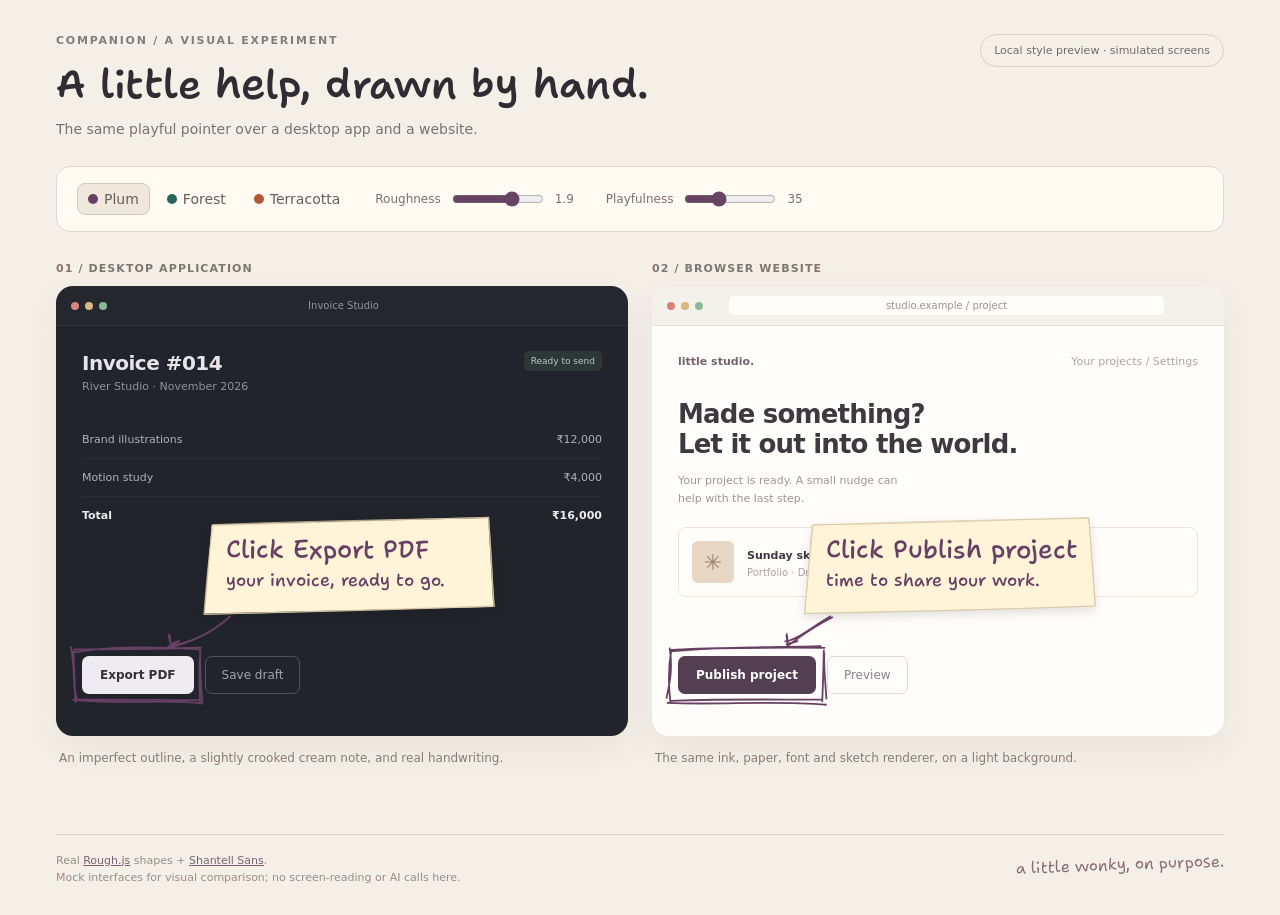
<file: work/companion-style-preview/index.html>
<!doctype html>
<html lang="en">
<meta charset="utf-8">
<meta name="viewport" content="width=device-width,initial-scale=1">
<title>Companion · Sketch style preview</title>
<style>
@font-face{font-family:Shantell;src:url('./assets/ShantellSans.ttf') format('truetype');font-weight:300 800;font-display:swap}
*{box-sizing:border-box}body{margin:0;background:#f4f0e8;color:#302c34;font:14px -apple-system,BlinkMacSystemFont,system-ui,sans-serif}.shell{max-width:1240px;margin:auto;padding:34px 36px 28px}.eyebrow{font-size:11px;letter-spacing:.16em;font-weight:700;color:#857c79;text-transform:uppercase}.head{display:flex;justify-content:space-between;gap:20px;align-items:start}h1{font-family:Shantell,sans-serif;font-variation-settings:'INFM' 75,'BNCE' 14;font-size:40px;line-height:1.2;font-weight:550;margin:13px 0 10px}p{color:#79716f;margin:0;line-height:1.6}.pill{border:1px solid #d8cec3;border-radius:99px;padding:9px 13px;font-size:11px;color:#756a68;white-space:nowrap}.controls{display:flex;gap:24px;flex-wrap:wrap;align-items:center;margin:26px 0 30px;padding:16px 20px;border:1px solid #e1d8cb;border-radius:14px;background:#fffaf2}.swatches{display:flex;gap:6px}.swatch{border:1px solid transparent;background:transparent;border-radius:8px;padding:7px 10px;color:#655e5b;font:inherit;cursor:pointer}.swatch.active{border-color:#d7c7bc;background:#f0e8dc}.swatch i{display:inline-block;width:10px;height:10px;background:var(--c);border-radius:50%;margin-right:6px}label{display:flex;align-items:center;gap:9px;font-size:12px;color:#7c716b}input{width:92px;accent-color:#674464}output{min-width:27px;font-variant-numeric:tabular-nums}.grid{display:grid;grid-template-columns:1fr 1fr;gap:24px}.label{margin-bottom:11px;color:#817570;font-size:11px;font-weight:650;letter-spacing:.1em;text-transform:uppercase}.scene{height:450px;position:relative;overflow:hidden;border-radius:17px;box-shadow:0 12px 35px #392b2010}.desktop{background:#22242c;color:#e7e5e9}.chrome{height:40px;display:flex;align-items:center;gap:6px;padding:0 15px;border-bottom:1px solid #ffffff10;background:#ffffff03}.dot{width:8px;height:8px;border-radius:50%;background:#73727a}.dot:first-child{background:#db837a}.dot:nth-child(2){background:#dab77c}.dot:nth-child(3){background:#89b896}.window-title{font-size:10px;color:#95949f;text-align:center;flex:1;padding-right:39px}.content{padding:25px 26px}.invoice-title{font-size:20px;letter-spacing:-.5px;font-weight:600;margin-bottom:5px}.subtle{font-size:11px;color:#92909c}.invoice-head{display:flex;justify-content:space-between;align-items:start}.status-tag{border-radius:5px;color:#b7c9bb;background:#435f4e55;padding:5px 7px;font-size:9px}.fake-table{margin-top:28px;font-size:11px;color:#b2afbc}.tr{display:flex;justify-content:space-between;padding:12px 0;border-bottom:1px solid #ffffff0c}.tr.total{color:#eeecf0;font-weight:600;border:0}.actions{display:flex;gap:11px;position:absolute;bottom:42px;left:26px}.target{font:600 12px system-ui;border-radius:7px;padding:12px 18px;border:0;cursor:pointer}.desktop .target{background:#eeebf1;color:#323039}.secondary{border:1px solid #53515d;border-radius:7px;background:transparent;color:#a7a3af;padding:10px 16px;font:12px system-ui;cursor:pointer}.browser{background:#fffdfa;color:#3e3940}.browser .chrome{background:#f4f0eb;border-color:#e5e0d8}.browser .window-title{background:#fffdfa;padding:4px;border-radius:5px;margin:0 45px 0 20px;color:#9d9290}.site-nav{display:flex;justify-content:space-between;font-size:11px;font-weight:650;color:#766371;margin:4px 0 32px}.site-nav span:last-child{font-weight:400;color:#b0a2a7}.web-title{font-size:26px;font-weight:600;line-height:1.15;letter-spacing:-.8px}.web-sub{margin-top:12px;color:#9f9598;font-size:11px;width:220px;line-height:1.6}.web-card{margin-top:20px;display:flex;gap:13px;align-items:center;border:1px solid #ece3dc;border-radius:8px;padding:13px}.web-thumb{width:42px;height:42px;background:#e7d7c4;border-radius:6px;display:grid;place-items:center;color:#a1856a;font-size:22px}.web-card strong{font-size:11px}.web-card small{font-size:10px;display:block;color:#b0a0a2;margin-top:5px}.browser .target{background:#543e51;color:white}.browser .secondary{border-color:#e2d8dc;color:#8f808a}.overlay{position:absolute;inset:0;width:100%;height:100%;pointer-events:none;z-index:2}.note-text{font-family:Shantell,sans-serif;fill:var(--ink);font-variation-settings:'INFM' var(--informal),'BNCE' 16,'wght' 500;font-size:25px}.note-sub{font-size:17px}.caption{padding:13px 3px;color:#8a7e78;font-size:12px;line-height:1.6}.foot{display:flex;justify-content:space-between;gap:20px;border-top:1px solid #ded6cb;margin-top:24px;padding-top:17px;color:#9a8c82;font-size:11px;line-height:1.6}.foot a{color:#796175}.live-result{height:19px;margin-top:9px;font-size:11px;color:#8e746b}.theme-note{font-family:Shantell,sans-serif;font-size:16px;font-variation-settings:'INFM' 80,'BNCE' 15;color:#8a6d72;transform:rotate(-2deg)}@media(max-width:850px){.grid{grid-template-columns:1fr}.shell{padding:24px 18px}h1{font-size:32px}.controls{gap:13px}.head .pill{display:none}.foot{flex-direction:column}}
</style>
<body>
<main class="shell">
  <div class="head"><div><div class="eyebrow">Companion / a visual experiment</div><h1>A little help, drawn by hand.</h1><p>The same playful pointer over a desktop app and a website.</p></div><span class="pill">Local style preview · simulated screens</span></div>
  <div class="controls" aria-label="Style controls">
    <div class="swatches"><button class="swatch active" data-ink="#674064" style="--c:#674064"><i></i>Plum</button><button class="swatch" data-ink="#28665b" style="--c:#28665b"><i></i>Forest</button><button class="swatch" data-ink="#b55732" style="--c:#b55732"><i></i>Terracotta</button></div>
    <label>Roughness <input id="roughness" type="range" min="0.4" max="2.6" value="1.9" step="0.1"><output for="roughness" id="rough-value">1.9</output></label>
    <label>Playfulness <input id="informality" type="range" min="0" max="100" value="35"><output for="informality" id="informal-value">35</output></label>
  </div>
  <div class="grid">
    <section><div class="label">01 / Desktop application</div><div class="scene desktop" id="desktop-scene">
      <div class="chrome"><i class="dot"></i><i class="dot"></i><i class="dot"></i><span class="window-title">Invoice Studio</span></div>
      <div class="content"><div class="invoice-head"><div><div class="invoice-title">Invoice #014</div><div class="subtle">River Studio · November 2026</div></div><span class="status-tag">Ready to send</span></div>
      <div class="fake-table"><div class="tr"><span>Brand illustrations</span><span>₹12,000</span></div><div class="tr"><span>Motion study</span><span>₹4,000</span></div><div class="tr total"><span>Total</span><span>₹16,000</span></div></div></div>
      <div class="actions"><button class="target" id="export-target">Export PDF</button><button class="secondary">Save draft</button></div><svg class="overlay" aria-hidden="true"></svg>
    </div><div class="caption">An imperfect outline, a slightly crooked cream note, and real handwriting.</div></section>
    <section><div class="label">02 / Browser website</div><div class="scene browser" id="browser-scene">
      <div class="chrome"><i class="dot"></i><i class="dot"></i><i class="dot"></i><span class="window-title">studio.example / project</span></div>
      <div class="content"><div class="site-nav"><span>little studio.</span><span>Your projects / Settings</span></div><div class="web-title">Made something?<br>Let it out into the world.</div><div class="web-sub">Your project is ready. A small nudge can help with the last step.</div><div class="web-card"><div class="web-thumb">✳</div><div><strong>Sunday sketches</strong><small>Portfolio · Draft</small></div></div></div>
      <div class="actions"><button class="target" id="publish-target">Publish project</button><button class="secondary">Preview</button></div><svg class="overlay" aria-hidden="true"></svg>
    </div><div class="caption">The same ink, paper, font and sketch renderer, on a light background.</div></section>
  </div>
  <div class="live-result" id="result" role="status"></div>
  <div class="foot"><span>Real <a href="https://roughjs.com/">Rough.js</a> shapes + <a href="https://shantellsans.com/">Shantell Sans</a>.<br>Mock interfaces for visual comparison; no screen-reading or AI calls here.</span><span class="theme-note">a little wonky, on purpose.</span></div>
</main>
<script src="assets/rough.js"></script>
<script>
let ink='#674064';
const settingsKey='companion-sketch-style-v1';
const colorNames={'#674064':'Plum','#28665b':'Forest','#b55732':'Terracotta'};
function currentStyle(){return {ink,ink_name:colorNames[ink],roughness:Number(document.getElementById('roughness').value),playfulness:Number(document.getElementById('informality').value)}}
function persistStyle(){
 const settings=currentStyle();
 try{localStorage.setItem(settingsKey,JSON.stringify(settings))}catch(error){/* File defaults still work when browser storage is unavailable. */}
 const hash=new URLSearchParams({ink:settings.ink_name.toLowerCase(),roughness:String(settings.roughness),playfulness:String(settings.playfulness)});
 history.replaceState(null,'','#'+hash.toString());
}
function restoreStyle(){
 let saved=null;
 try{saved=JSON.parse(localStorage.getItem(settingsKey))}catch(error){}
 const hash=new URLSearchParams(location.hash.slice(1));
 if(hash.has('ink')){
   const match=Object.entries(colorNames).find(([hex,name])=>name.toLowerCase()===hash.get('ink'));
   saved={ink:match?match[0]:'#674064',roughness:Number(hash.get('roughness')),playfulness:Number(hash.get('playfulness'))};
 }
 if(saved && Object.hasOwn(colorNames,saved.ink) && Number.isFinite(saved.roughness) && saved.roughness>=0.4 && saved.roughness<=2.6 && Number.isInteger(saved.playfulness) && saved.playfulness>=0 && saved.playfulness<=100){
   ink=saved.ink;
   document.getElementById('roughness').value=String(saved.roughness);
   document.getElementById('informality').value=String(saved.playfulness);
 }
 document.getElementById('rough-value').value=document.getElementById('roughness').value;
 document.getElementById('informal-value').value=document.getElementById('informality').value;
 document.querySelectorAll('.swatch').forEach(b=>b.classList.toggle('active',b.dataset.ink===ink));
}
restoreStyle();

const ns='http://www.w3.org/2000/svg';
function text(svg,x,y,words,klass){const t=document.createElementNS(ns,'text');t.setAttribute('x',x);t.setAttribute('y',y);t.setAttribute('class',klass);t.textContent=words;svg.append(t)}
function annotate(sceneId,targetId,title,subtitle,seed){
 const scene=document.getElementById(sceneId),svg=scene.querySelector('svg'),button=document.getElementById(targetId);svg.replaceChildren();
 const base=scene.getBoundingClientRect(),rect=button.getBoundingClientRect();const x=rect.left-base.left,y=rect.top-base.top,w=rect.width,h=rect.height;
 svg.setAttribute('viewBox',`0 0 ${base.width} ${base.height}`);svg.style.setProperty('--ink',ink);svg.style.setProperty('--informal',document.getElementById('informality').value);
 const r=rough.svg(svg),roughness=Number(document.getElementById('roughness').value),style={stroke:ink,strokeWidth:1.8,roughness,seed};
 svg.append(r.rectangle(x-8,y-7,w+16,h+14,{...style,fill:'none'}));
 const nw=Math.min(286,base.width-82),nh=91,nx=Math.min(base.width-nw-22,x+Math.min(w+14,130)),ny=y-135;
 const note=r.polygon([[nx+5,ny+4],[nx+nw-5,ny-3],[nx+nw+1,ny+nh-6],[nx-3,ny+nh+2]],{stroke:'#d9c8a6',strokeWidth:.8,fill:'#fff4d8',fillStyle:'solid',roughness:.65,seed:seed+1});note.style.filter='drop-shadow(0 4px 5px #0000001d)';svg.append(note);
 text(svg,nx+18,ny+37,title,'note-text');text(svg,nx+18,ny+65,subtitle,'note-text note-sub');
 const ax=nx+23,ay=ny+nh+4,ex=x+w*.8,ey=y-12;
 svg.append(r.path(`M ${ax} ${ay} Q ${ax-30} ${ay+23} ${ex} ${ey}`,{...style,seed:seed+2}));
 svg.append(r.line(ex-2,ey-9,ex,ey,{...style,seed:seed+3}));svg.append(r.line(ex+9,ey-3,ex,ey,{...style,seed:seed+4}));
}
function draw(){persistStyle();annotate('desktop-scene','export-target','Click Export PDF','your invoice, ready to go.',31);annotate('browser-scene','publish-target','Click Publish project','time to share your work.',47);window.previewReady=true;}
document.querySelectorAll('.swatch').forEach(b=>b.addEventListener('click',()=>{ink=b.dataset.ink;document.querySelectorAll('.swatch').forEach(x=>x.classList.toggle('active',x===b));draw()}));
document.getElementById('roughness').addEventListener('input',e=>{document.getElementById('rough-value').value=e.target.value;draw()});
document.getElementById('informality').addEventListener('input',e=>{document.getElementById('informal-value').value=e.target.value;draw()});
document.querySelectorAll('.target').forEach(b=>b.addEventListener('click',()=>document.getElementById('result').textContent=`${b.textContent} received the click through the annotation. Preview only.`));
document.fonts.ready.then(draw);window.addEventListener('resize',draw);
window.addEventListener('hashchange',()=>{restoreStyle();draw()});
</script>
</body></html>
</file>
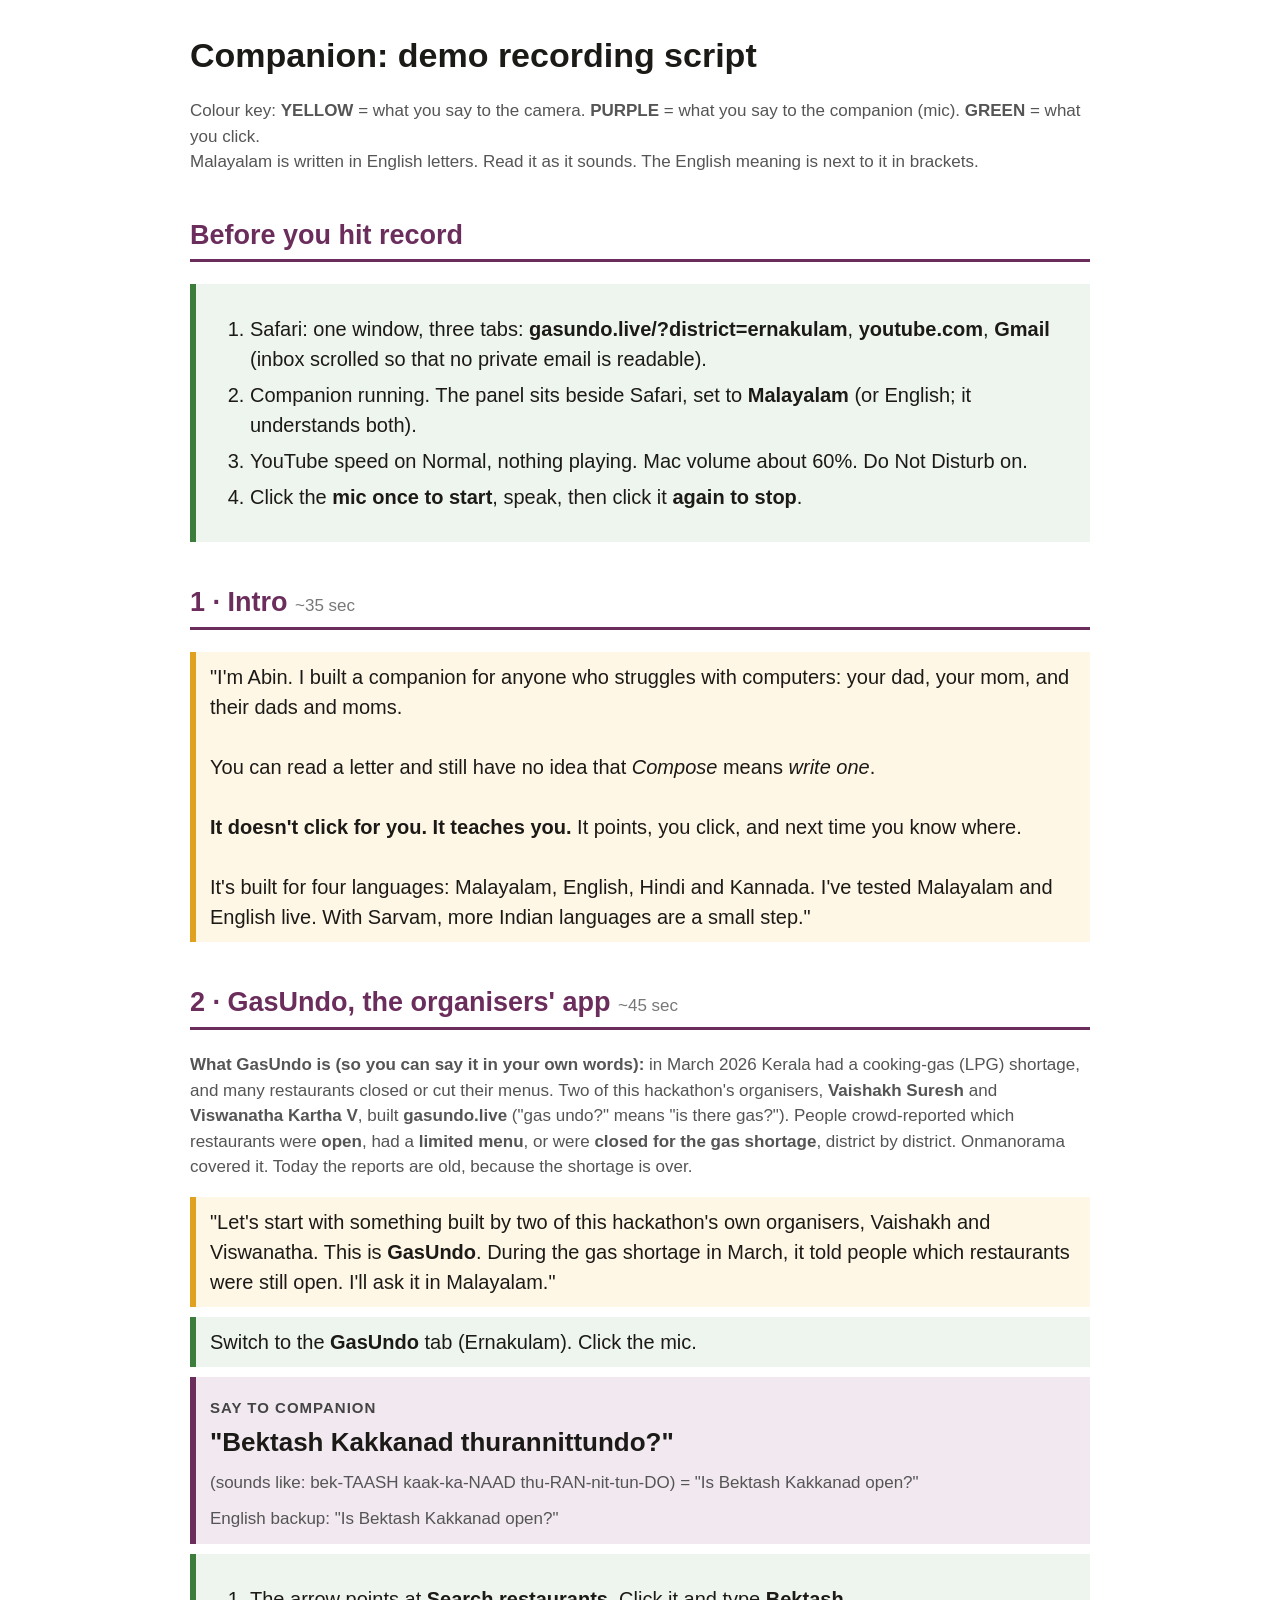
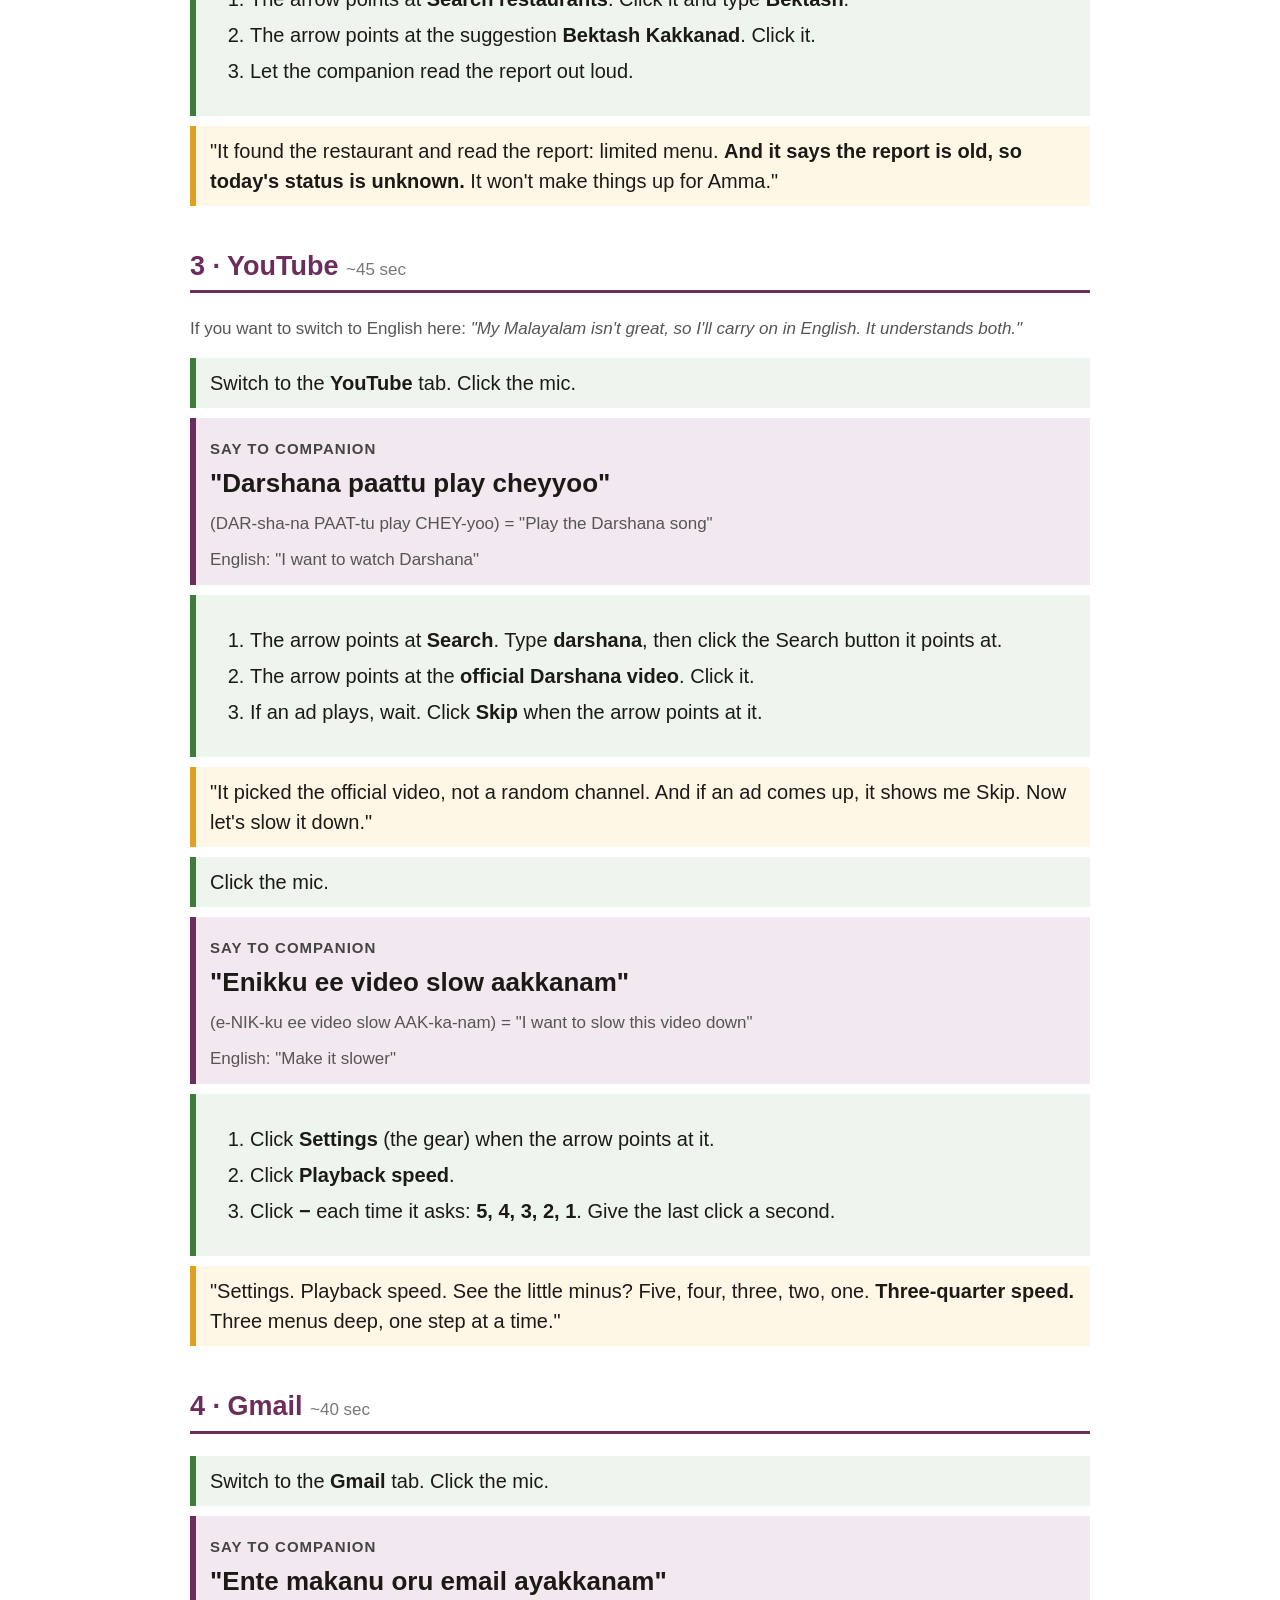
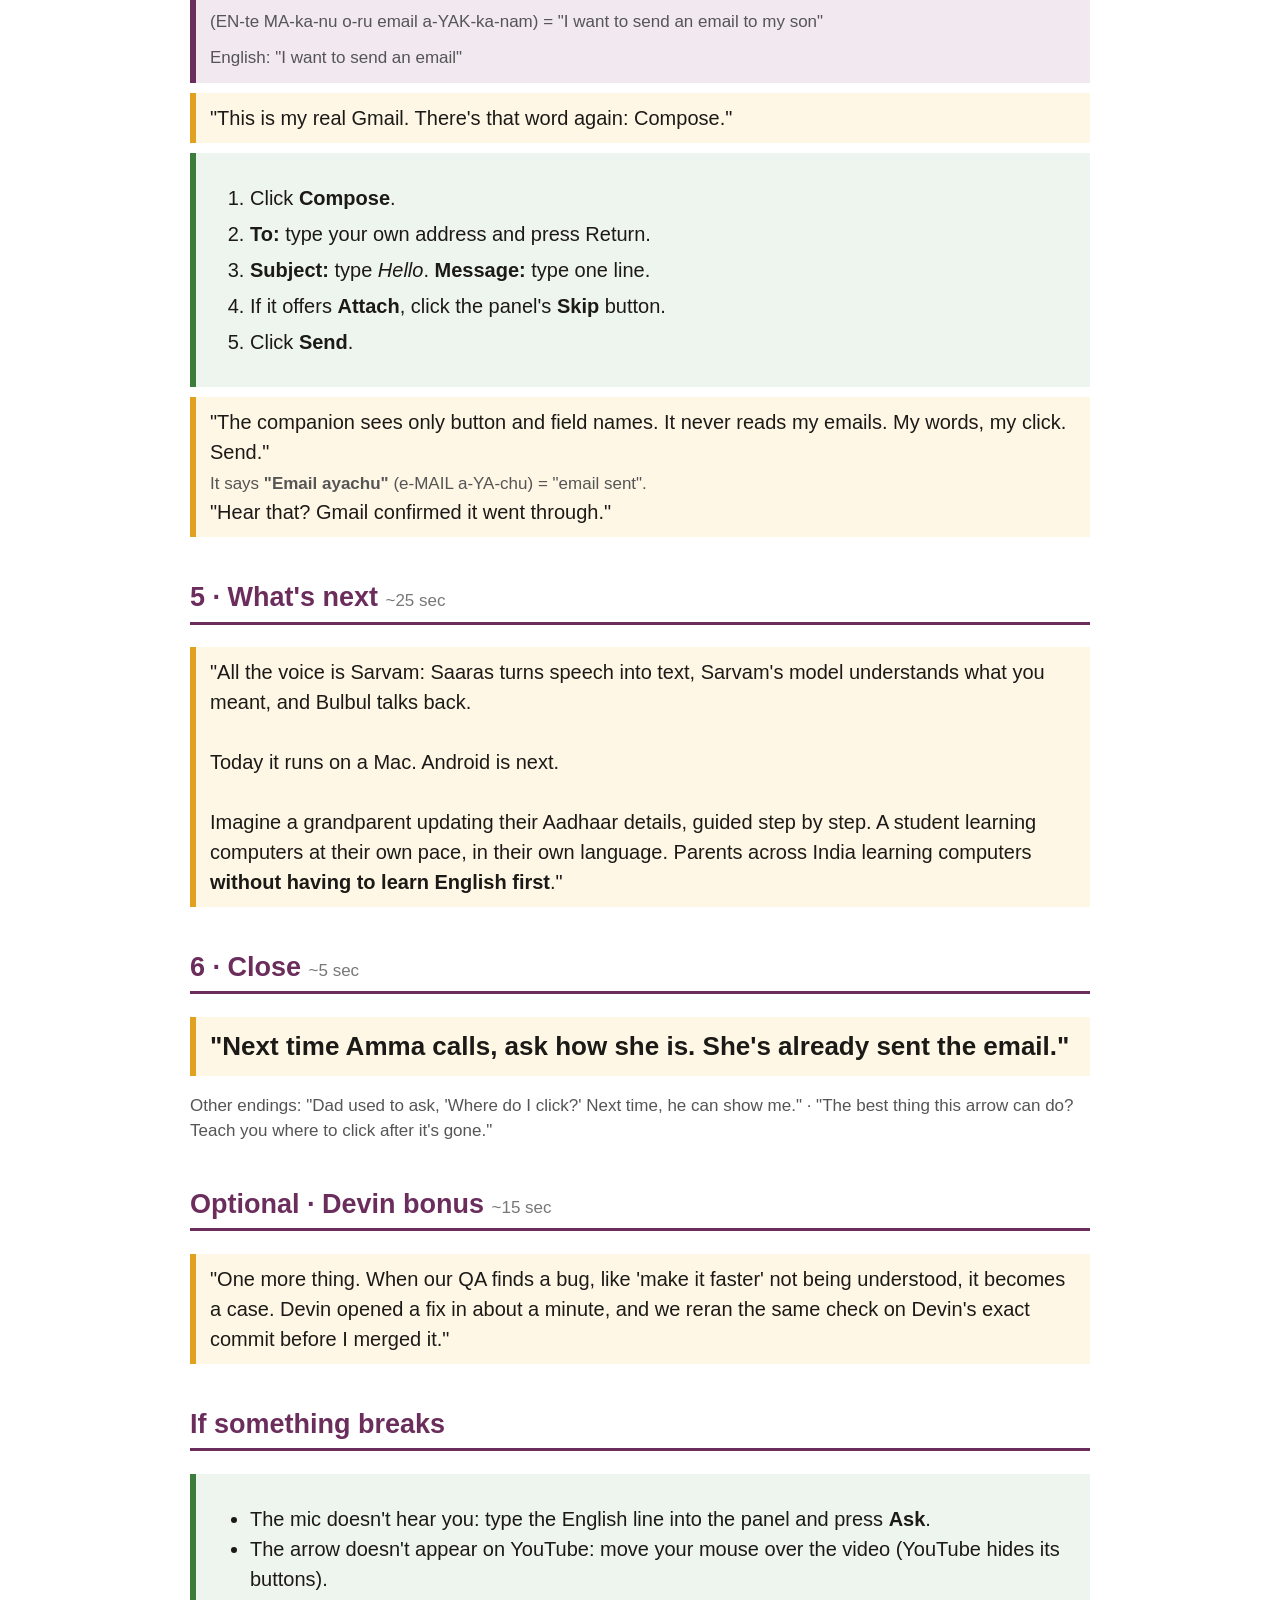
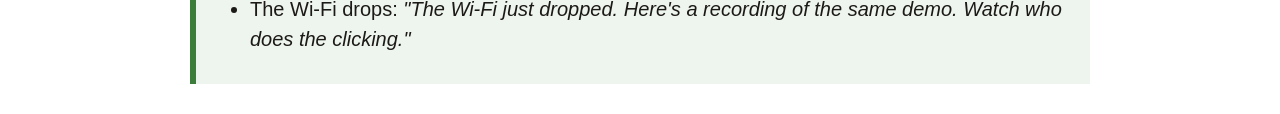
<file: docs/recording-script.html>
<!doctype html>
<html lang="en">
<head>
<meta charset="utf-8">
<title>Recording script</title>
<style>
  body { font-family: -apple-system, Helvetica, Arial, sans-serif; font-size: 20px; line-height: 1.5; color: #1c1a17; max-width: 900px; margin: 30px auto; padding: 0 24px; }
  h1 { font-size: 34px; margin-bottom: 4px; }
  h2 { font-size: 27px; margin-top: 40px; border-bottom: 3px solid #6b2d5c; padding-bottom: 4px; color: #6b2d5c; }
  .time { color: #777; font-size: 17px; font-weight: normal; }
  .say { background: #fff7e6; border-left: 6px solid #e0a020; padding: 10px 14px; margin: 10px 0; }
  .speak { background: #f1e8f0; border-left: 6px solid #6b2d5c; padding: 10px 14px; margin: 10px 0; font-size: 24px; }
  .speak b { font-size: 26px; }
  .do { background: #eef5ee; border-left: 6px solid #3c7d3c; padding: 10px 14px; margin: 10px 0; }
  .note { color: #555; font-size: 17px; }
  .label { font-weight: bold; font-size: 15px; letter-spacing: 1px; color: #444; }
  ol li { margin-bottom: 6px; }
</style>
</head>
<body>

<h1>Companion: demo recording script</h1>
<p class="note">Colour key: <b>YELLOW</b> = what you say to the camera. <b>PURPLE</b> = what you say to the companion (mic). <b>GREEN</b> = what you click.<br>
Malayalam is written in English letters. Read it as it sounds. The English meaning is next to it in brackets.</p>

<h2>Before you hit record</h2>
<div class="do">
<ol>
<li>Safari: one window, three tabs:
  <b>gasundo.live/?district=ernakulam</b>, <b>youtube.com</b>, <b>Gmail</b> (inbox scrolled so that no private email is readable).</li>
<li>Companion running. The panel sits beside Safari, set to <b>Malayalam</b> (or English; it understands both).</li>
<li>YouTube speed on Normal, nothing playing. Mac volume about 60%. Do Not Disturb on.</li>
<li>Click the <b>mic once to start</b>, speak, then click it <b>again to stop</b>.</li>
</ol>
</div>

<h2>1 · Intro <span class="time">~35 sec</span></h2>
<div class="say">
"I'm Abin. I built a companion for anyone who struggles with computers: your dad, your mom, and their dads and moms.<br><br>
You can read a letter and still have no idea that <i>Compose</i> means <i>write one</i>.<br><br>
<b>It doesn't click for you. It teaches you.</b> It points, you click, and next time you know where.<br><br>
It's built for four languages: Malayalam, English, Hindi and Kannada. I've tested Malayalam and English live. With Sarvam, more Indian languages are a small step."
</div>

<h2>2 · GasUndo, the organisers' app <span class="time">~45 sec</span></h2>
<p class="note"><b>What GasUndo is (so you can say it in your own words):</b> in March 2026 Kerala had a cooking-gas (LPG) shortage, and many restaurants closed or cut their menus. Two of this hackathon's organisers, <b>Vaishakh Suresh</b> and <b>Viswanatha Kartha V</b>, built <b>gasundo.live</b> ("gas undo?" means "is there gas?"). People crowd-reported which restaurants were <b>open</b>, had a <b>limited menu</b>, or were <b>closed for the gas shortage</b>, district by district. Onmanorama covered it. Today the reports are old, because the shortage is over.</p>
<div class="say">
"Let's start with something built by two of this hackathon's own organisers, Vaishakh and Viswanatha. This is <b>GasUndo</b>. During the gas shortage in March, it told people which restaurants were still open. I'll ask it in Malayalam."
</div>
<div class="do">Switch to the <b>GasUndo</b> tab (Ernakulam). Click the mic.</div>
<div class="speak"><span class="label">SAY TO COMPANION</span><br>
<b>"Bektash Kakkanad thurannittundo?"</b><br>
<span class="note">(sounds like: bek-TAASH kaak-ka-NAAD thu-RAN-nit-tun-DO) = "Is Bektash Kakkanad open?"</span><br>
<span class="note">English backup: "Is Bektash Kakkanad open?"</span></div>
<div class="do">
<ol>
<li>The arrow points at <b>Search restaurants</b>. Click it and type <b>Bektash</b>.</li>
<li>The arrow points at the suggestion <b>Bektash Kakkanad</b>. Click it.</li>
<li>Let the companion read the report out loud.</li>
</ol>
</div>
<div class="say">
"It found the restaurant and read the report: limited menu. <b>And it says the report is old, so today's status is unknown.</b> It won't make things up for Amma."
</div>

<h2>3 · YouTube <span class="time">~45 sec</span></h2>
<p class="note">If you want to switch to English here: <i>"My Malayalam isn't great, so I'll carry on in English. It understands both."</i></p>
<div class="do">Switch to the <b>YouTube</b> tab. Click the mic.</div>
<div class="speak"><span class="label">SAY TO COMPANION</span><br>
<b>"Darshana paattu play cheyyoo"</b><br>
<span class="note">(DAR-sha-na PAAT-tu play CHEY-yoo) = "Play the Darshana song"</span><br>
<span class="note">English: "I want to watch Darshana"</span></div>
<div class="do">
<ol>
<li>The arrow points at <b>Search</b>. Type <b>darshana</b>, then click the Search button it points at.</li>
<li>The arrow points at the <b>official Darshana video</b>. Click it.</li>
<li>If an ad plays, wait. Click <b>Skip</b> when the arrow points at it.</li>
</ol>
</div>
<div class="say">"It picked the official video, not a random channel. And if an ad comes up, it shows me Skip. Now let's slow it down."</div>
<div class="do">Click the mic.</div>
<div class="speak"><span class="label">SAY TO COMPANION</span><br>
<b>"Enikku ee video slow aakkanam"</b><br>
<span class="note">(e-NIK-ku ee video slow AAK-ka-nam) = "I want to slow this video down"</span><br>
<span class="note">English: "Make it slower"</span></div>
<div class="do">
<ol>
<li>Click <b>Settings</b> (the gear) when the arrow points at it.</li>
<li>Click <b>Playback speed</b>.</li>
<li>Click <b>−</b> each time it asks: <b>5, 4, 3, 2, 1</b>. Give the last click a second.</li>
</ol>
</div>
<div class="say">"Settings. Playback speed. See the little minus? Five, four, three, two, one. <b>Three-quarter speed.</b> Three menus deep, one step at a time."</div>

<h2>4 · Gmail <span class="time">~40 sec</span></h2>
<div class="do">Switch to the <b>Gmail</b> tab. Click the mic.</div>
<div class="speak"><span class="label">SAY TO COMPANION</span><br>
<b>"Ente makanu oru email ayakkanam"</b><br>
<span class="note">(EN-te MA-ka-nu o-ru email a-YAK-ka-nam) = "I want to send an email to my son"</span><br>
<span class="note">English: "I want to send an email"</span></div>
<div class="say">"This is my real Gmail. There's that word again: Compose."</div>
<div class="do">
<ol>
<li>Click <b>Compose</b>.</li>
<li><b>To:</b> type your own address and press Return.</li>
<li><b>Subject:</b> type <i>Hello</i>. <b>Message:</b> type one line.</li>
<li>If it offers <b>Attach</b>, click the panel's <b>Skip</b> button.</li>
<li>Click <b>Send</b>.</li>
</ol>
</div>
<div class="say">"The companion sees only button and field names. It never reads my emails. My words, my click. Send."<br>
<span class="note">It says <b>"Email ayachu"</b> (e-MAIL a-YA-chu) = "email sent".</span><br>
"Hear that? Gmail confirmed it went through."</div>

<h2>5 · What's next <span class="time">~25 sec</span></h2>
<div class="say">
"All the voice is Sarvam: Saaras turns speech into text, Sarvam's model understands what you meant, and Bulbul talks back.<br><br>
Today it runs on a Mac. Android is next.<br><br>
Imagine a grandparent updating their Aadhaar details, guided step by step. A student learning computers at their own pace, in their own language. Parents across India learning computers <b>without having to learn English first</b>."
</div>

<h2>6 · Close <span class="time">~5 sec</span></h2>
<div class="say" style="font-size:26px">
<b>"Next time Amma calls, ask how she is. She's already sent the email."</b>
</div>
<p class="note">Other endings: "Dad used to ask, 'Where do I click?' Next time, he can show me." · "The best thing this arrow can do? Teach you where to click after it's gone."</p>

<h2>Optional · Devin bonus <span class="time">~15 sec</span></h2>
<div class="say">"One more thing. When our QA finds a bug, like 'make it faster' not being understood, it becomes a case. Devin opened a fix in about a minute, and we reran the same check on Devin's exact commit before I merged it."</div>

<h2>If something breaks</h2>
<div class="do">
<ul>
<li>The mic doesn't hear you: type the English line into the panel and press <b>Ask</b>.</li>
<li>The arrow doesn't appear on YouTube: move your mouse over the video (YouTube hides its buttons).</li>
<li>The Wi-Fi drops: <i>"The Wi-Fi just dropped. Here's a recording of the same demo. Watch who does the clicking."</i></li>
</ul>
</div>

</body>
</html>
</file>
